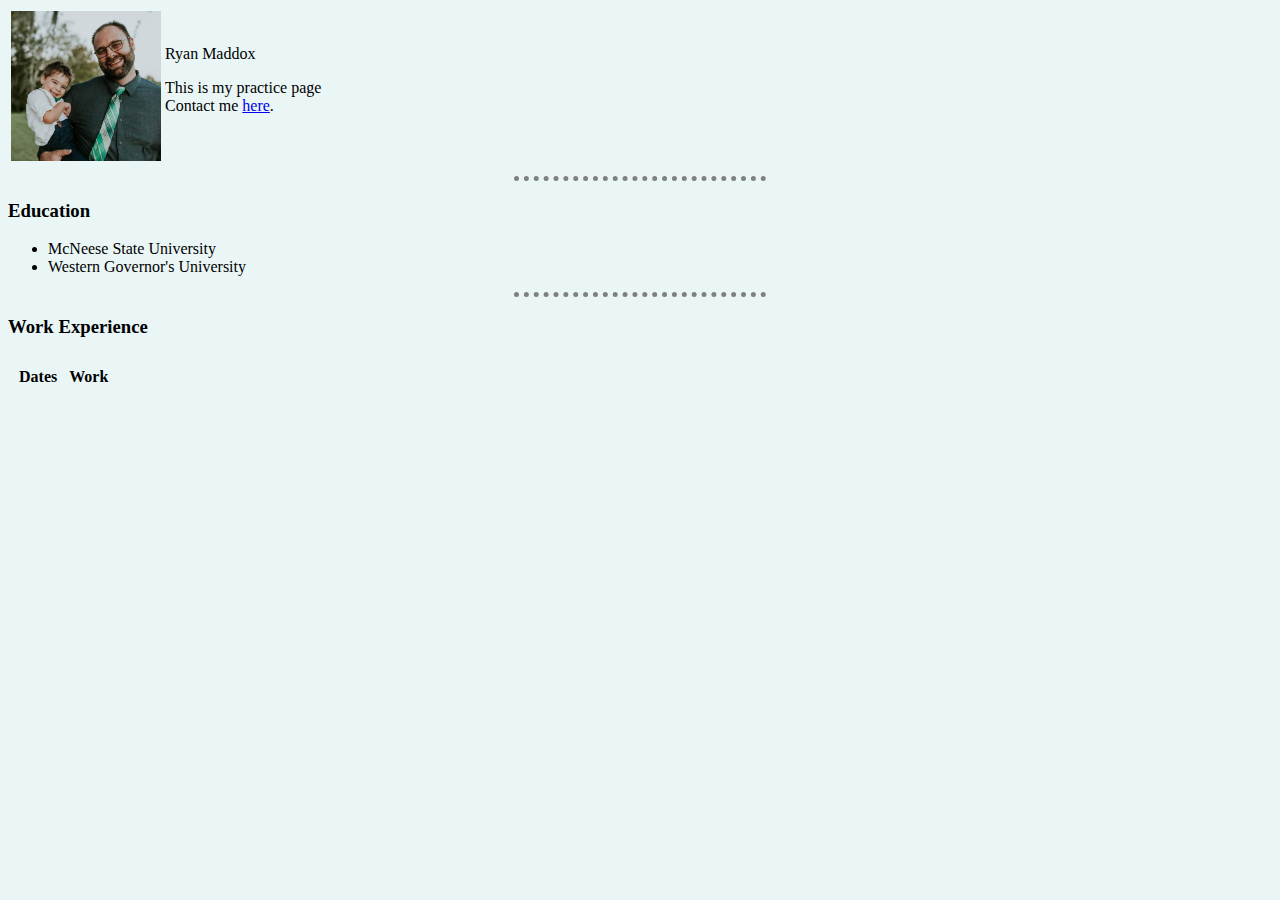
<file: index.html>
<!DOCTYPE html>
<html lang="en" dir="ltr">

<head>
  <meta charset="utf-8">
  <title>Ryan's Page</title>
  <style media="screen">
    body {
      background-color: #EAF6f6;
    }

    hr {
      border-style: none;
      border-top-style: dotted;
      border-width: 5px;
      border-color: grey;
      height: 0px;
      width: 20%;
    }
  </style>
</head>

<body>
  <table>
    <tr>
      <td>
        <img src="profile_pic.jpg" width="150" height="150" </td>
      <td>Ryan Maddox

        <p>
          This is my practice page
          <br /> Contact me <a href="Contactme.html">here</a>.
        </p>
      </td>
    </tr>
  </table>
  <hr />
  <h3>Education</h3>
  <ul>
    <li>McNeese State University</li>
    <li>Western Governor's University</li>
  </ul>
  <hr />
  <h3>Work Experience</h3>
  <table cellspacing="10">
    <thead>
      <tr>
        <th>Dates</th>
        <th>Work</th>
      </tr>
    </thead>
  </table>
</body>

</html>
</file>
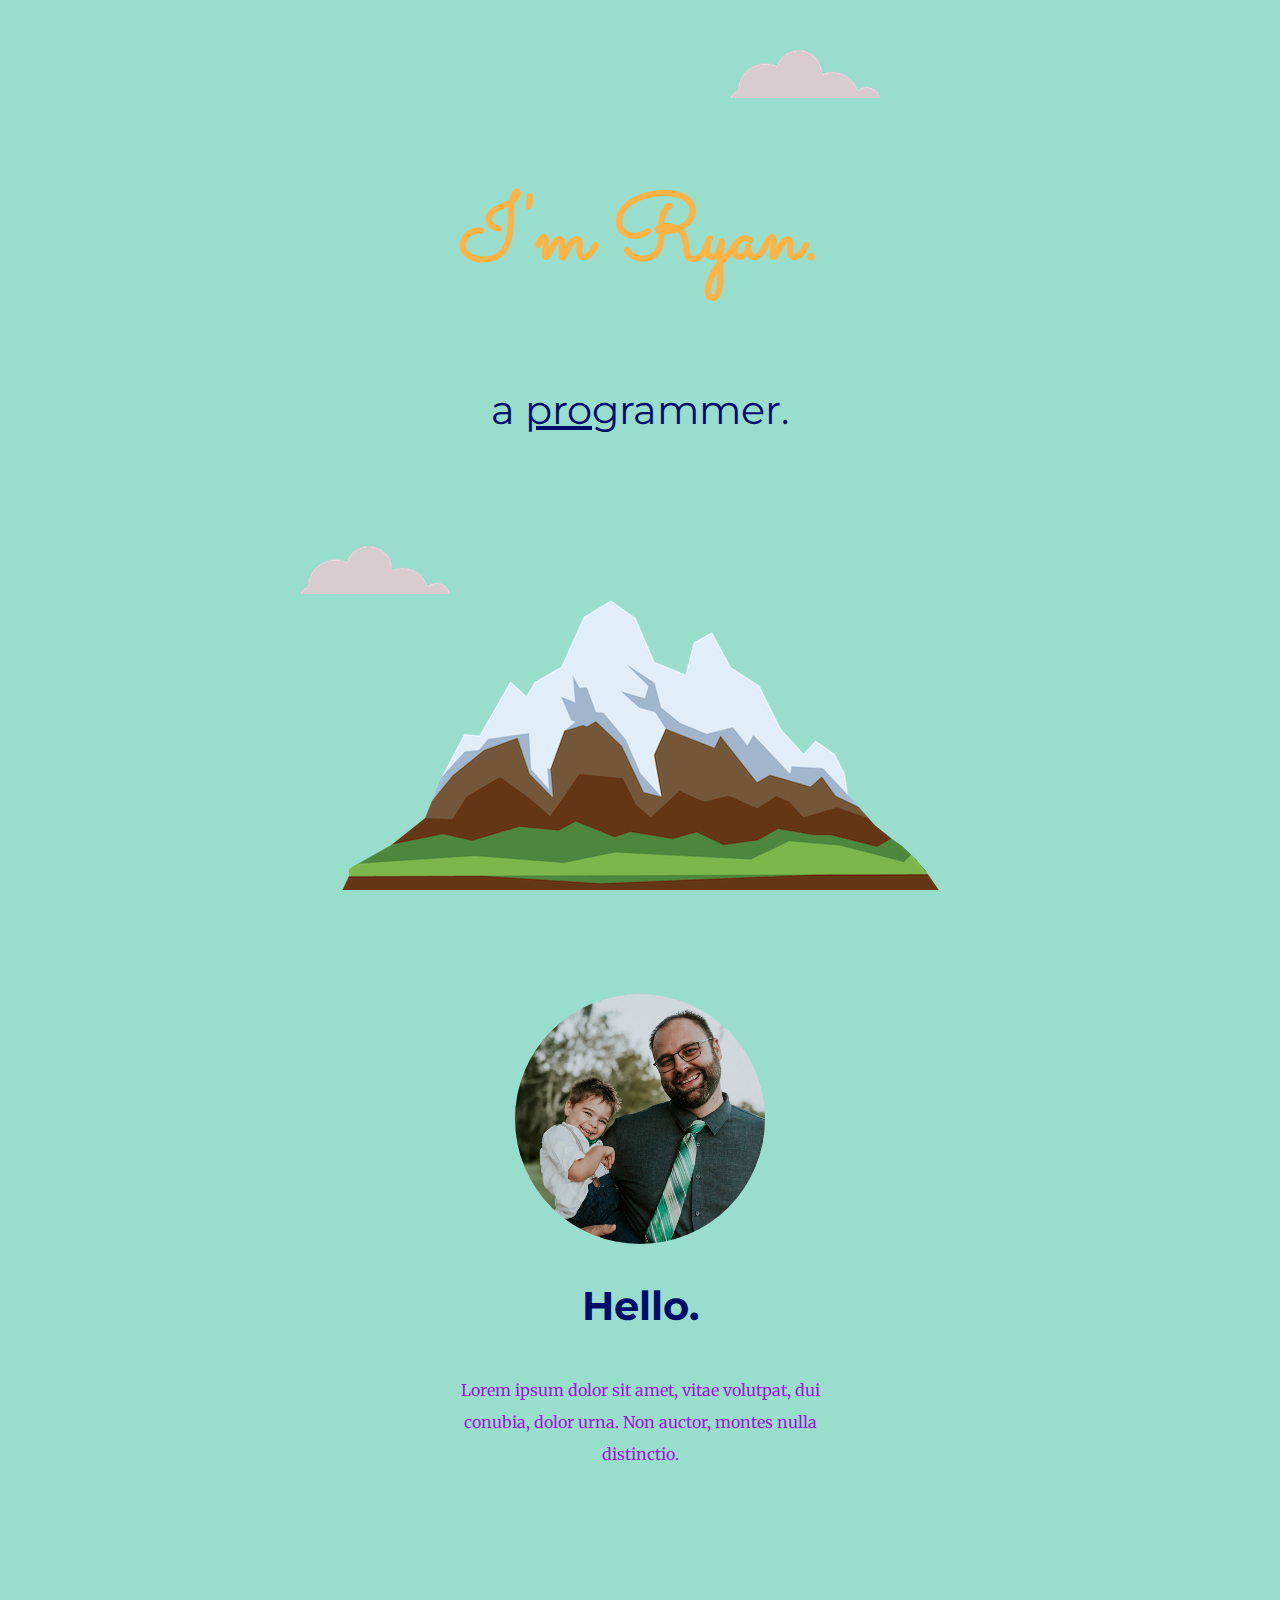
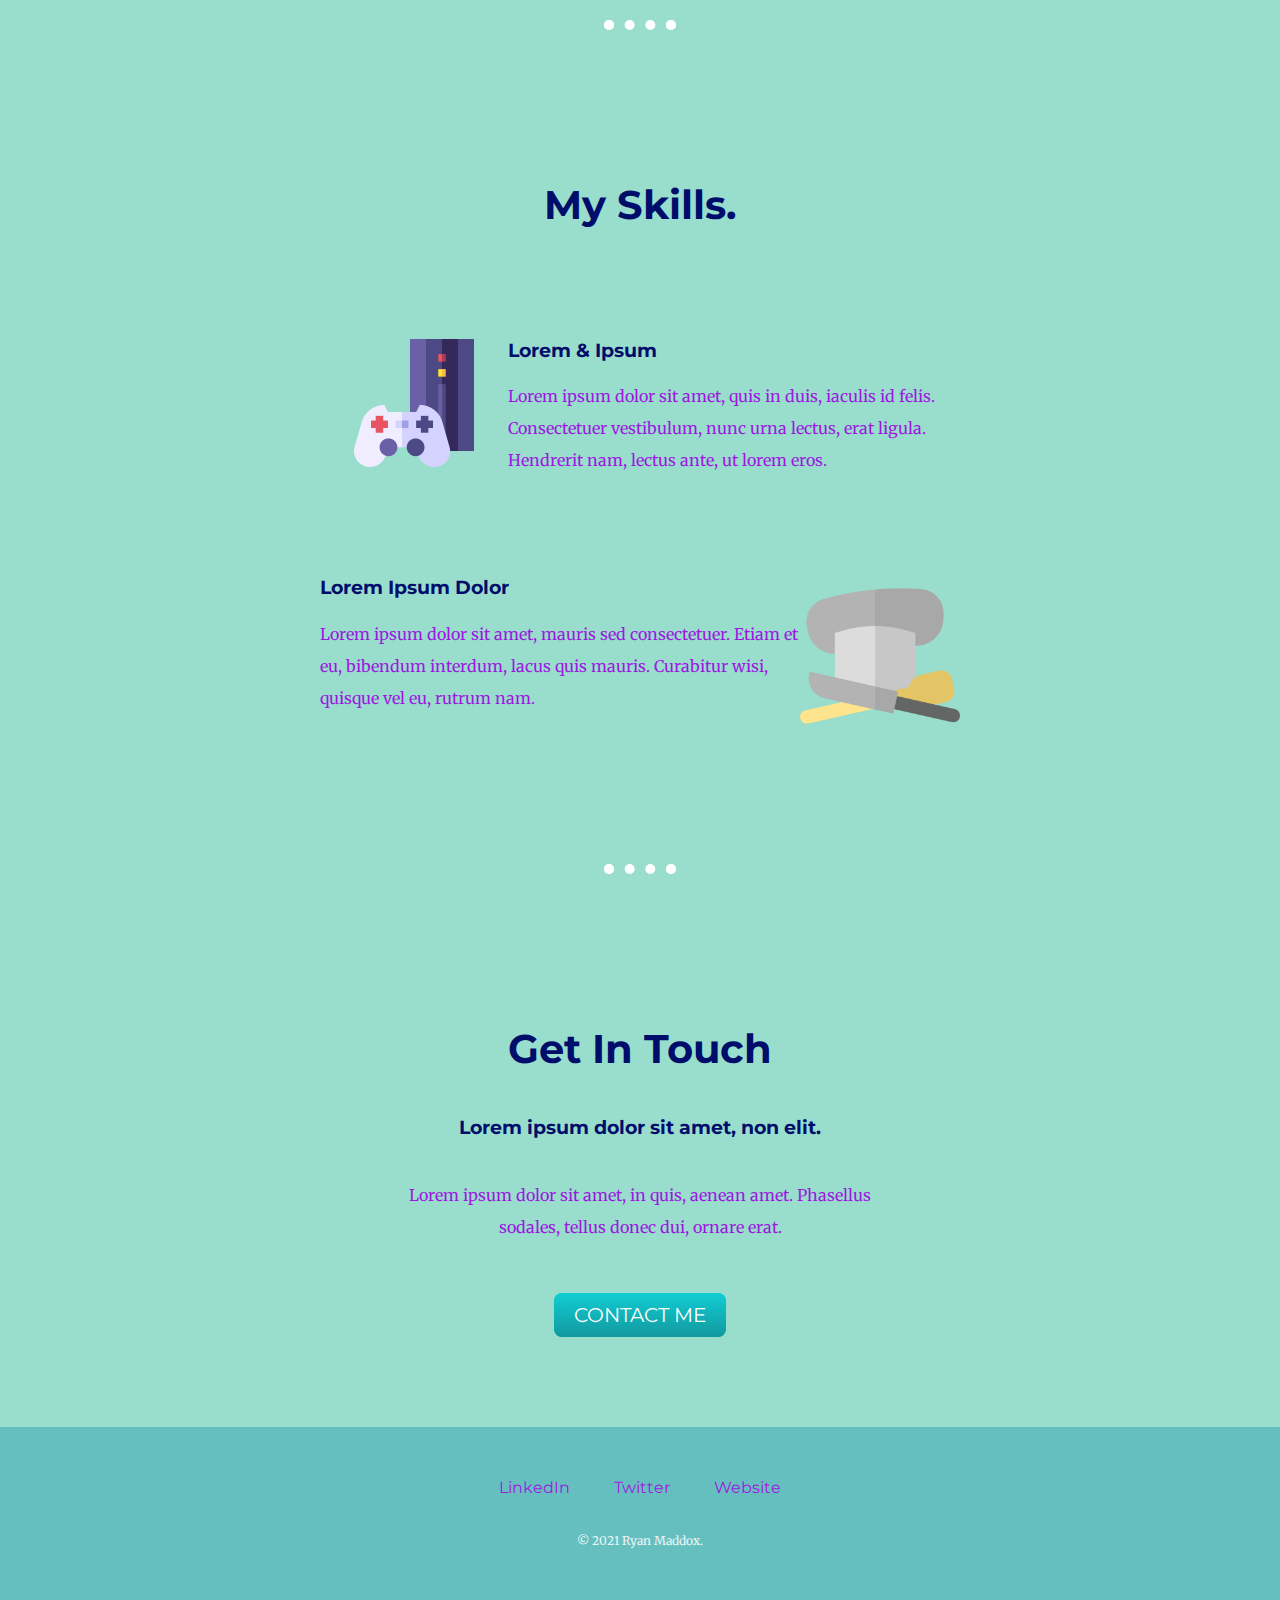
<file: CSS - My Site/index.html>
<!DOCTYPE html>
<html lang="en" dir="ltr">

<head>
  <meta charset="utf-8">
  <link rel="stylesheet" href="css/styles.css">
  <link rel="icon" href="favicon.ico">
  <link rel="preconnect" href="https://fonts.googleapis.com">
  <link rel="preconnect" href="https://fonts.gstatic.com" crossorigin>
  <link href="https://fonts.googleapis.com/css2?family=Merriweather:wght@300&family=Montserrat&family=Sacramento&display=swap" rel="stylesheet">
  <title>Ryan Maddox</title>
</head>

<body>

  <div class="top_container">
    <img class="top-cloud" src="images/cloud.png" alt="cloud-image">
    <h1>I'm Ryan.</h1>
    <div class="double-line">

      <h2>
        <p class='normal'>a <span class='pro'>pro</span>grammer.</p>
      </h2>
    </div>
    <img class="bot-cloud" src="images/cloud.png" alt="cloud-image">
    <img class="mountain-img" src="images/mountain.png" alt="mountain-image">
  </div>

  <div class="middle-container">
    <div class="profile">
      <img class='profile-img' src="images/profile_pic.jpg" alt="profile_pic">
      <h2>Hello.</h2>
      <p class='intro'>Lorem ipsum dolor sit amet, vitae volutpat, dui conubia, dolor urna. Non auctor, montes nulla distinctio.</p>
    </div>
    <hr>
    <div class="skills">
      <h2>My Skills.</h2>
      <div class="skill-row">
        <img class="comp-img" src="images/game-console.png" alt="console-img">
        <h3>Lorem & Ipsum</h3>
        <p>Lorem ipsum dolor sit amet, quis in duis, iaculis id felis. Consectetuer vestibulum, nunc urna lectus, erat ligula. Hendrerit nam, lectus ante, ut lorem eros.</p>
      </div>
      <div class="skill-row">
        <img class="chili-img" src="images/cooker.png" alt="chef-img">
        <h3>Lorem Ipsum Dolor</h3>
        <p>Lorem ipsum dolor sit amet, mauris sed consectetuer. Etiam et eu, bibendum interdum, lacus quis mauris. Curabitur wisi, quisque vel eu, rutrum nam.</p>
      </div>
    </div>
    <hr>
    <div class="contact-me">
      <h2>Get In Touch</h2>
      <h3>Lorem ipsum dolor sit amet, non elit.</h3>
      <p class="contact-message">Lorem ipsum dolor sit amet, in quis, aenean amet. Phasellus sodales, tellus donec dui, ornare erat.</p>
      <a class="btn" href="mailto:rcmaddox@gmail.com">CONTACT ME</a>
    </div>
  </div>


  <div class="bottom-container">
    <a class="footer-link" href="https://www.linkedin.com/">LinkedIn</a>
    <a class="footer-link" href="https://twitter.com/">Twitter</a>
    <a class="footer-link" href="https://www.appbrewery.co/">Website</a>
    <p class="copyright">© 2021 Ryan Maddox.</p>
  </div>


</body>

</html>
</file>
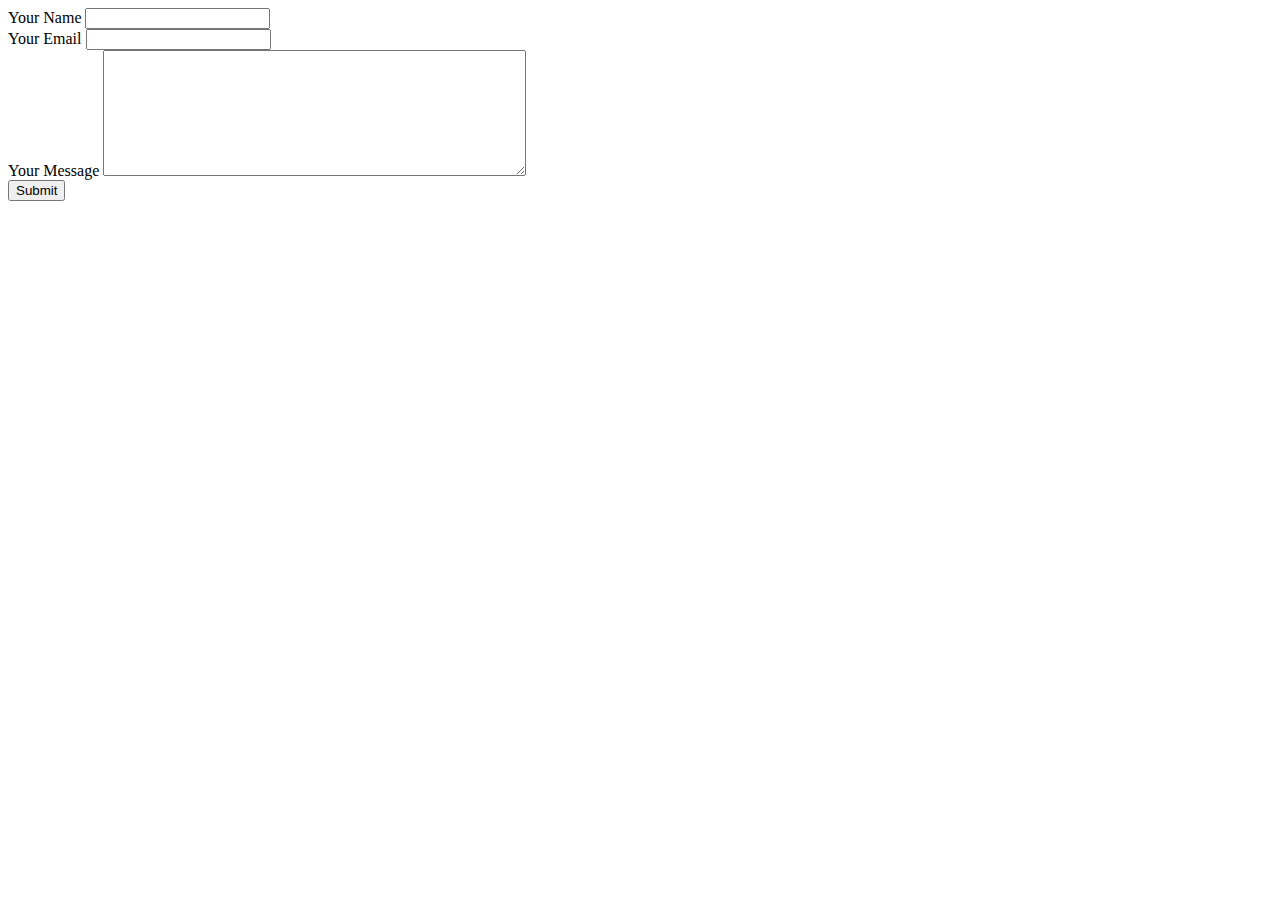
<file: Contactme.html>
<!DOCTYPE html>
<html lang="en" dir="ltr">
  <head>
    <meta charset="utf-8">
    <title>Contact Me</title>
  </head>
  <body>
    <form class="" action="mailto:rcmaddox@gmail.com" method="post" enctype="text/plain">
      <label>Your Name</label>
      <input type="text" name="yourName" value=""><br>
      <label>Your Email</label>
      <input type="email" name="yourEmail" value=""><br>
      <label>Your Message</label>
      <textarea name="yourMessage" rows="8" cols="50"></textarea><br>
      <input type="submit" name="">
    </form>

  </body>
</html>
</file>
<file: CSS - My Site/css/styles.css>
/*********************/
body {
  margin: 0;
  text-align: center;
  font-family: 'Merriweather', serif;
  color: #9C19E0;
  background-color: #99DDCC;
}

h1 {
  font-size: 5.625rem;
  line-height: 2;
  margin: 50px auto 0 auto;
  font-family: 'Sacramento', cursive;
  color: #FFB344;
}

h2 {
  font-family: 'Montserrat', sans-serif;
  font-size: 2.5rem;
  color: #000D6B;
  padding-bottom: 10px;
}

h3 {
  font-family: 'Montserrat', sans-serif;
  color: #000D6B;
}

a {
  color: #9C19E0;
  margin: 10px 20px;
  font-family: 'Montserrat', sans-serif;
  text-decoration: none;
  }

a:hover {
  color: #eaf6f6;
}

table {
  width: 5%;
  border-style: dotted;
  margin: auto;
  border-spacing: 0;
}

p {
    line-height: 2;
}

hr {
  border: dotted #ffffff 10px;
  border-bottom: none;
  width: 4%;
  margin: 150px auto;
}

.normal {
  font-weight: normal;
}

.double-line {
  line-height: 200%;
}

.skill-row {
  width: 50%;
  margin: 100px auto;
  text-align: left;
}

.chili-img {
  width:25%;
  float: right;
}

.comp-img {
  margin:0 30px 50px;
  float: left;
  width: 20%;
  height: 20%;
}
/**************CLASS SELECTORS***************/
.top_container {
  background-color: #99DDCC;
  position: relative;
  padding-top: 100px;
}

.contact-message {
  width: 40%;
  margin: 40px auto 60px;
}

.top-cloud {
  position: absolute;
  right: 400px;
  top: 50px;
}

.profile-img {
  width: 250px;
  height: 250px;
  border-radius: 50%;
}

.intro {
  width: 30%;
  margin: auto;
}

.bot-cloud {
  position: absolute;
  left: 300px;
  bottom: 300px;
}

.pro {
  text-decoration: underline;
}

.middle-container {
  margin: 100px 0;
}

.bottom-container {
  background-color: #66bfbf;
  padding: 50px 0 20px;
}

.btn {
  background: #11cdd4;
  background-image: -webkit-linear-gradient(top, #11cdd4, #11999e);
  background-image: -moz-linear-gradient(top, #11cdd4, #11999e);
  background-image: -ms-linear-gradient(top, #11cdd4, #11999e);
  background-image: -o-linear-gradient(top, #11cdd4, #11999e);
  background-image: linear-gradient(to bottom, #11cdd4, #11999e);
  -webkit-border-radius: 8;
  -moz-border-radius: 8;
  border-radius: 8px;
  font-family: 'Montserrat', sans-serif;
  color: #ffffff;
  font-size: 20px;
  padding: 10px 20px 10px 20px;
  text-decoration: none;
}

.btn:hover {
  background: #30e3cb;
  background-image: -webkit-linear-gradient(top, #30e3cb, #2bc4ad);
  background-image: -moz-linear-gradient(top, #30e3cb, #2bc4ad);
  background-image: -ms-linear-gradient(top, #30e3cb, #2bc4ad);
  background-image: -o-linear-gradient(top, #30e3cb, #2bc4ad);
  background-image: linear-gradient(to bottom, #30e3cb, #2bc4ad);
  text-decoration: none;
}

.copyright {
  color: #eaf6f6;
  font-size: 0.75rem;
  padding: 20px 0;
}
</file>
